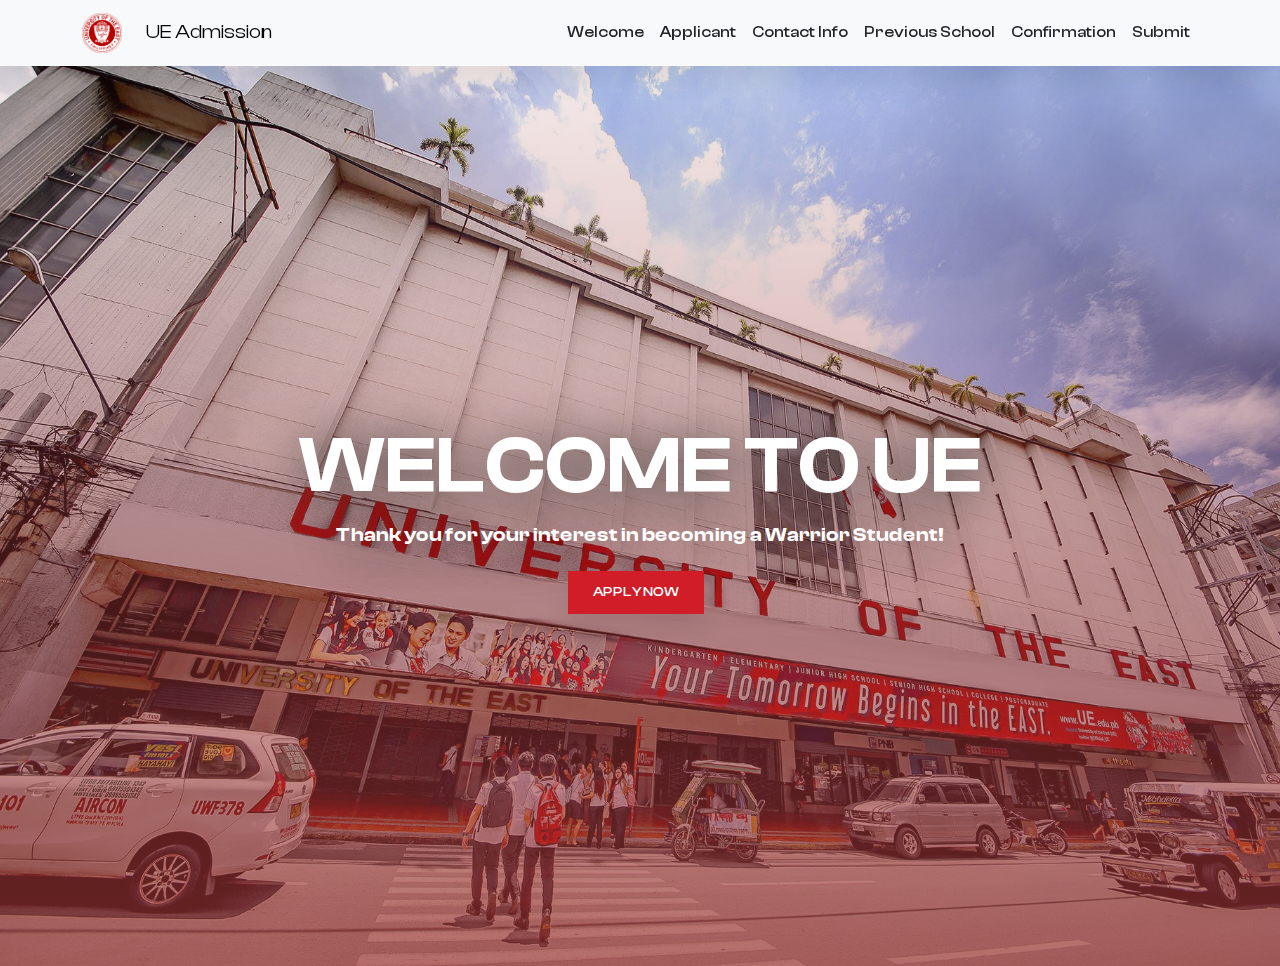
<file: MobDev/index.html>
<!doctype html>
<html lang="en">

<head>
    <meta charset="utf-8">
    <meta name="viewport" content="width=device-width, initial-scale=1">
    <title>UE Admission Project</title>
    <link rel="stylesheet" href="https://cdn.jsdelivr.net/npm/bootstrap@5.3.3/dist/css/bootstrap.min.css">
    <link rel="stylesheet" href="./assets/css/style.css">
</head>

<body>
    <!-- NAVBAR -->
    <nav class="navbar navbar-expand-lg bg-body-tertiary bg-white sticky-top">
        <div class="container">
            <a class="navbar-brand" href="../index.html">
                <img src="./assets/images/UE_ZEAL.png">
                UE Admission</a>
            <button class="navbar-toggler" type="button" data-bs-toggle="collapse" data-bs-target="#navbarNav"
                aria-controls="navbarNav" aria-expanded="false" aria-label="Toggle navigation">
                <span class="navbar-toggler-icon"></span>
            </button>
            <div class="collapse navbar-collapse" id="navbarNav">
                <ul class="navbar-nav ms-auto">
                    <li class="nav-item">
                        <a class="nav-link" href="./links/welcome.html">Welcome</a>
                    </li>
                    <li class="nav-item">
                        <a class="nav-link" href="./links/applicant.html">Applicant</a>
                    </li>
                    <li class="nav-item">
                        <a class="nav-link" href="./links/contact.html">Contact Info</a>
                    </li>
                    <li class="nav-item">
                        <a class="nav-link" href="./links/previous.html">Previous School</a>
                    </li>
                    <li class="nav-item">
                        <a class="nav-link" href="./links/confirmation.html">Confirmation</a>
                    </li>
                    <li class="nav-item">
                        <a class="nav-link" href="./links/submit.html">Submit</a>
                    </li>
                </ul>

            </div>
        </div>
    </nav>

    <!-- HERO -->
     <section id="hero" class="min-vh-100 d-flex align-items-center text-center">
        <div class="container">
            <div class="row">
                <div class="col-12">
                    <h1 class="text-uppercase text-white fw-semibold display-1">WELCOME TO UE</h1>
                    <h5 class="text-white mt-1 mb-4">Thank you for your interest in becoming a Warrior Student!</h5>
                    <div>
                        <a href="./links/welcome.html" class="btn btn-brand me-2">APPLY NOW</a>
                    </div>
                </div>
            </div>
        </div>
     </section>

    <script src="https://cdn.jsdelivr.net/npm/bootstrap@5.3.3/dist/js/bootstrap.bundle.min.js"></script>
</body>

</html>
</file>
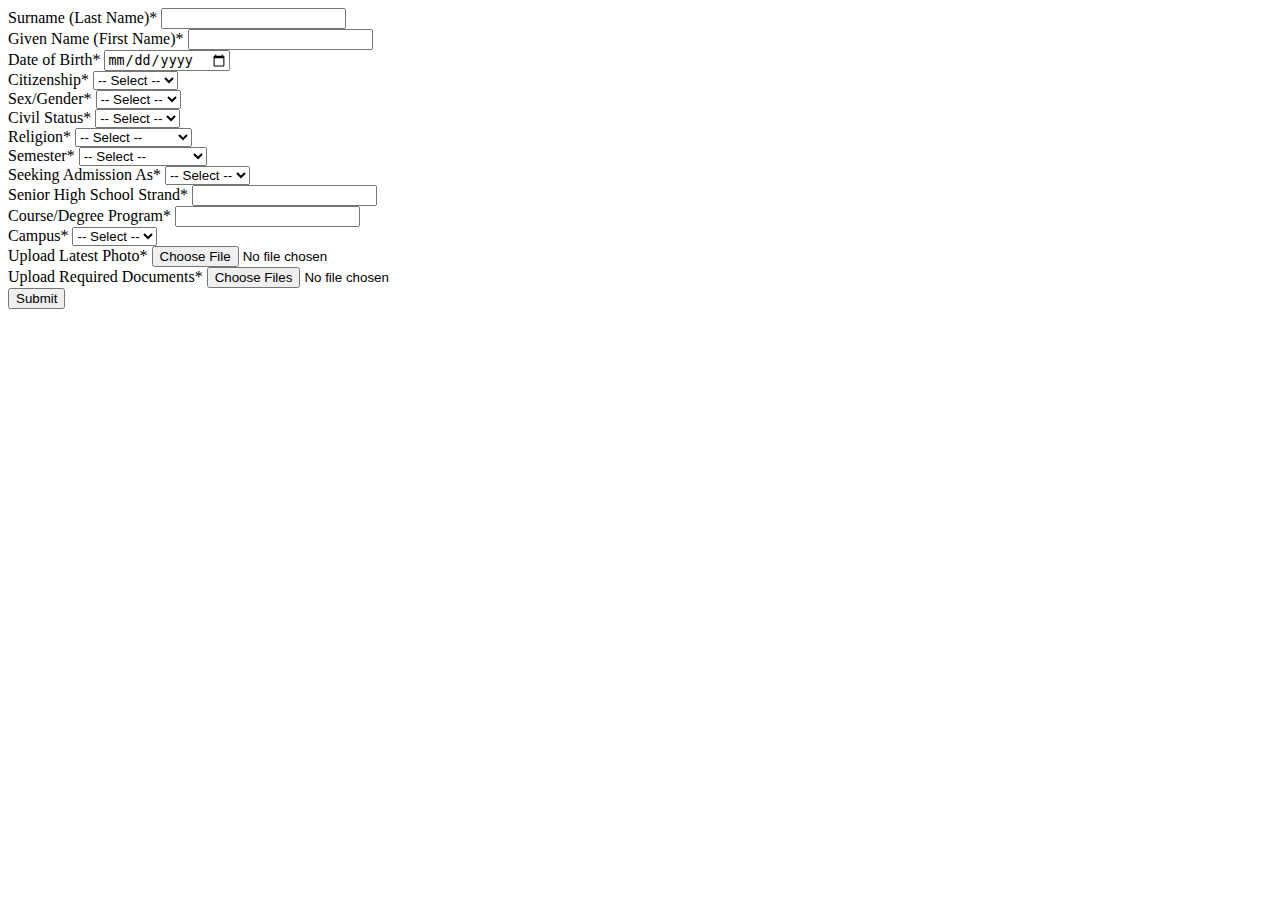
<file: MobDev/links/inputValidation.html>
<!DOCTYPE html>
<html lang="en">
<head>
  <meta charset="UTF-8">
  <meta name="viewport" content="width=device-width, initial-scale=1.0">
  <title>Admission Form Validation</title>
  <script>
    function validateForm(event) {
      // Prevent form submission
      event.preventDefault();

      // Get form inputs
      const lastName = document.getElementById('lastName').value.trim();
      const firstName = document.getElementById('firstName').value.trim();
      const dateOfBirth = document.getElementById('dob').value;
      const citizenship = document.getElementById('citizenship').value;
      const gender = document.getElementById('gender').value;
      const civilStatus = document.getElementById('civilStatus').value;
      const religion = document.getElementById('religion').value;
      const semester = document.getElementById('semester').value;
      const admissionAs = document.getElementById('admissionAs').value;
      const strand = document.getElementById('strand').value;
      const degreeProgram = document.getElementById('degreeProgram').value;
      const campus = document.getElementById('campus').value;
      const photo = document.getElementById('photo').files[0];
      const documents = document.getElementById('documents').files;

      // Validation messages
      let errors = [];

      if (!lastName) errors.push("Last name is required.");
      if (!firstName) errors.push("First name is required.");
      if (!dateOfBirth) errors.push("Date of birth is required.");
      if (!citizenship) errors.push("Citizenship must be selected.");
      if (!gender) errors.push("Gender must be selected.");
      if (!civilStatus) errors.push("Civil status must be selected.");
      if (!religion) errors.push("Religion must be selected.");
      if (!semester) errors.push("Semester must be selected.");
      if (!admissionAs) errors.push("Seeking admission as must be selected.");
      if (!strand) errors.push("Senior high school strand is required.");
      if (!degreeProgram) errors.push("Course/Degree Program is required.");
      if (!campus) errors.push("Campus must be selected.");
      if (!photo) errors.push("A photo is required.");
      if (documents.length < 1) errors.push("At least one document must be uploaded.");

      // Show errors or submit form
      if (errors.length > 0) {
        alert(errors.join("\n"));
      } else {
        alert("Form submitted successfully!");
        // Uncomment below to submit form if using server-side validation
        // document.getElementById('admissionForm').submit();
      }
    }
  </script>
</head>
<body>
  <form id="admissionForm" onsubmit="validateForm(event)">
    <label for="lastName">Surname (Last Name)*</label>
    <input type="text" id="lastName" name="lastName">
    <br>

    <label for="firstName">Given Name (First Name)*</label>
    <input type="text" id="firstName" name="firstName">
    <br>

    <label for="dob">Date of Birth*</label>
    <input type="date" id="dob" name="dob">
    <br>

    <label for="citizenship">Citizenship*</label>
    <select id="citizenship" name="citizenship">
      <option value="">-- Select --</option>
      <option value="Filipino">Filipino</option>
      <option value="Other">Other</option>
    </select>
    <br>

    <label for="gender">Sex/Gender*</label>
    <select id="gender" name="gender">
      <option value="">-- Select --</option>
      <option value="Male">Male</option>
      <option value="Female">Female</option>
    </select>
    <br>

    <label for="civilStatus">Civil Status*</label>
    <select id="civilStatus" name="civilStatus">
      <option value="">-- Select --</option>
      <option value="Single">Single</option>
      <option value="Married">Married</option>
    </select>
    <br>

    <label for="religion">Religion*</label>
    <select id="religion" name="religion">
      <option value="">-- Select --</option>
      <option value="Roman Catholic">Roman Catholic</option>
      <option value="Other">Other</option>
    </select>
    <br>

    <label for="semester">Semester*</label>
    <select id="semester" name="semester">
      <option value="">-- Select --</option>
      <option value="First Semester">First Semester</option>
      <option value="Second Semester">Second Semester</option>
    </select>
    <br>

    <label for="admissionAs">Seeking Admission As*</label>
    <select id="admissionAs" name="admissionAs">
      <option value="">-- Select --</option>
      <option value="Freshman">Freshman</option>
    </select>
    <br>

    <label for="strand">Senior High School Strand*</label>
    <input type="text" id="strand" name="strand">
    <br>

    <label for="degreeProgram">Course/Degree Program*</label>
    <input type="text" id="degreeProgram" name="degreeProgram">
    <br>

    <label for="campus">Campus*</label>
    <select id="campus" name="campus">
      <option value="">-- Select --</option>
      <option value="Manila">Manila</option>
      <option value="Caloocan">Caloocan</option>
    </select>
    <br>

    <label for="photo">Upload Latest Photo*</label>
    <input type="file" id="photo" name="photo" accept="image/*">
    <br>

    <label for="documents">Upload Required Documents*</label>
    <input type="file" id="documents" name="documents" multiple>
    <br>

    <button type="submit">Submit</button>
  </form>
</body>
</html>
</file>
<file: MobDev/assets/css/style.css>
@import url(../css/clash-display.css);


/* VARIABLES */
:root {
    --c-dark: #212529;
    --c-brand: #D11D27;
    --c-brand-light: #E53C38;
    --c-brand-rgb: 150, 50, 50;
    --c-body: #727272;
    --font-base: "ClashDisplay", sans-serif;
    --box-shadow: 0px 15px 25px rgba(0, 0, 0, 0.08);
    --transition: all 0.5s ease;
}

body {
    font-family: var(--font-base);
    line-height: 1.7;
    color: var(--c-body);
}

h1, h2, h3, h4, h5, h6, .h1, h2, .h2, .h4, .h5, .h6 {
    font-weight: 600;
}

a {
    text-decoration: none;
    color: var(--c-brand);
    transition: var(--transition);
}

a:hover {
    color: var(--c-brand-light);
}

img {
    max-width: 100%;
    height: auto;
}

.section-padding{
    padding-top: 140px;
    padding-bottom: 140px;
}

/* NAVBAR */
.navbar{
    box-shadow: var(--box-shadow);
}

.navbar-nav .nav-link{
    font-weight: 500;
    color: var(--c-dark);
}

.navbar-nav .nav-link.active{
    color: var(--c-brand);
}


/* BTN */
.btn{
    font-weight: 500;
    font-size: 14px;
    text-transform: uppercase;
    border-radius: 0;
    padding: 10px 24px;
    box-shadow: var(--box-shadow);
}

.btn-brand {
    background-color: var(--c-brand);
    border-color: var(--c-brand);
    color: white;
}

.btn-brand:hover {
    background-color: var(--c-brand-light);
    border-color: var(--c-brand-light);
    color: white;
}

#hero {
    background: linear-gradient(rgba(var(--c-brand-rgb), 0.1), rgba(var(--c-brand-rgb), 0.7)), url(../images/UE_Banner.jpg);
    background-position: center;
    background-size: cover;
}

.col-12 > h1, h5 {
    text-shadow: 2px 4px 50px  #393938;
}

.navbar img {
    height: 40px;
    margin-bottom: 0px;
    margin-right: 20px;
}
</file>
